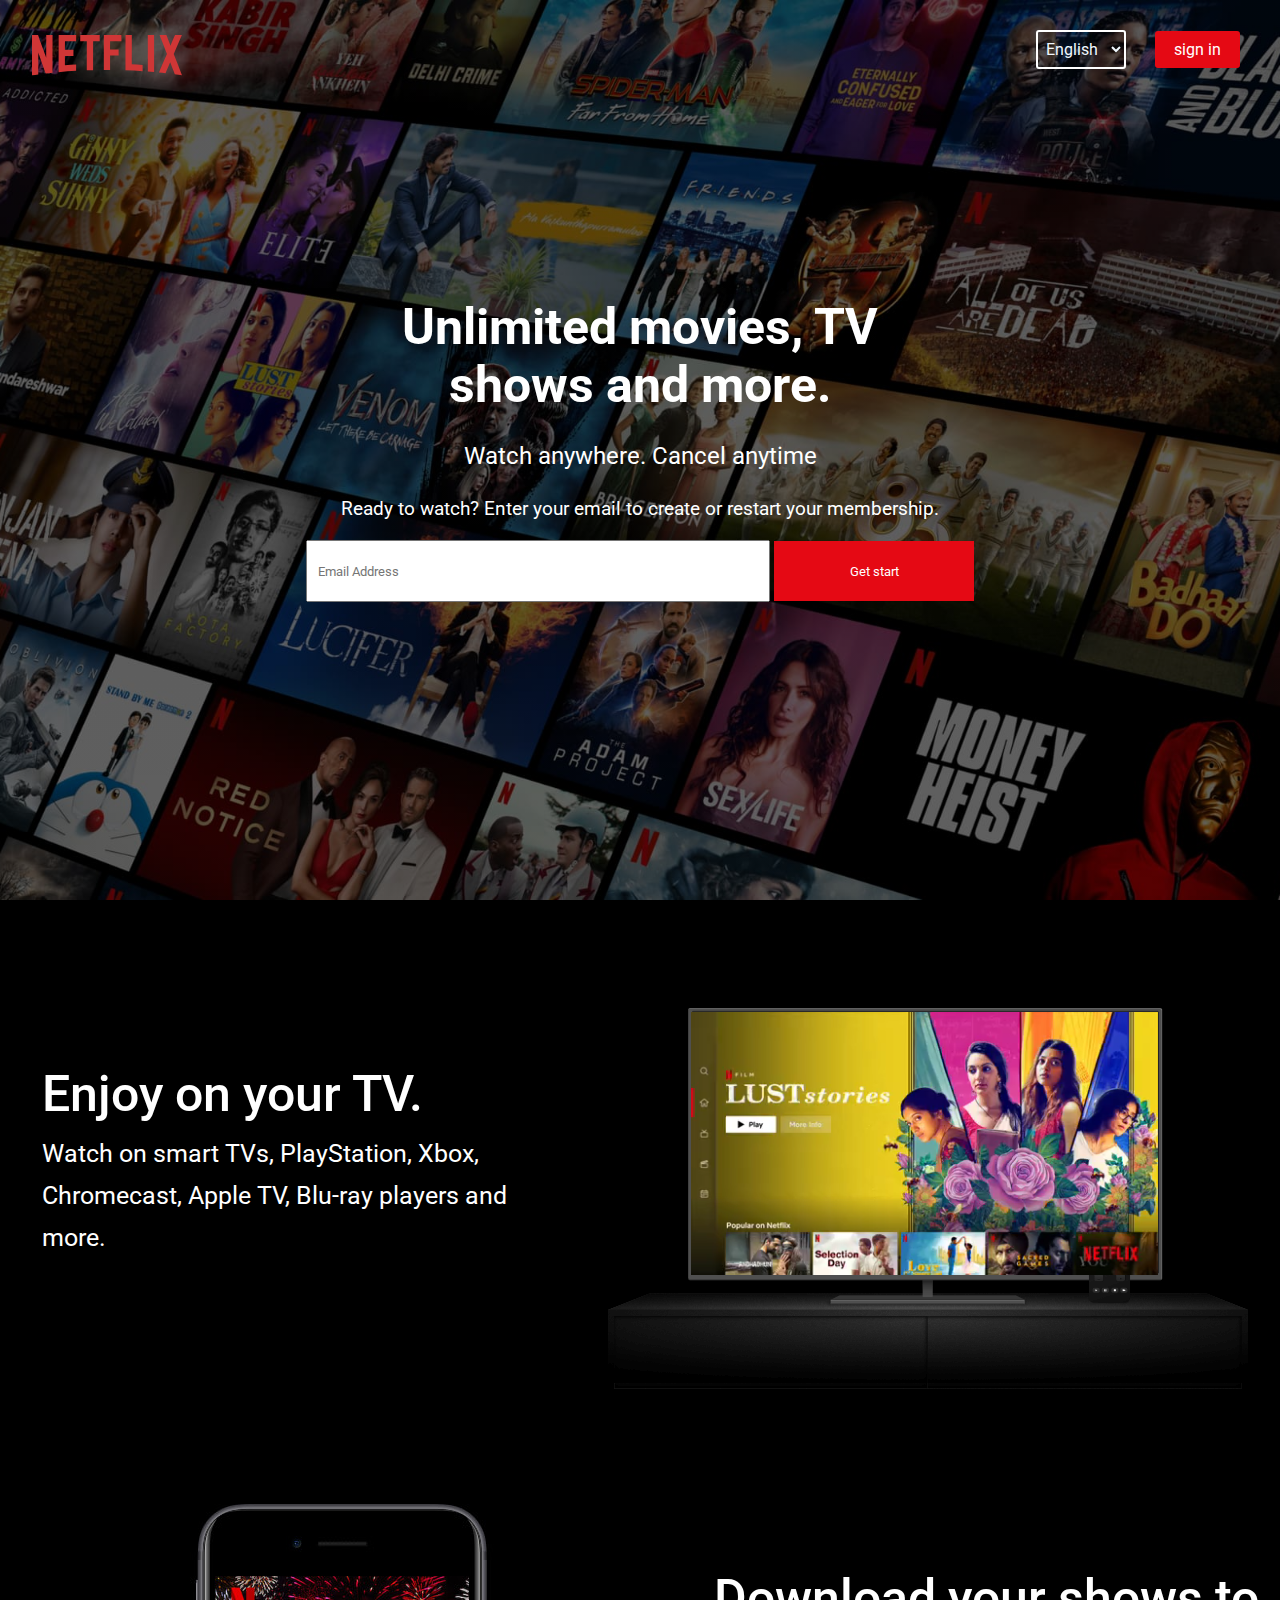
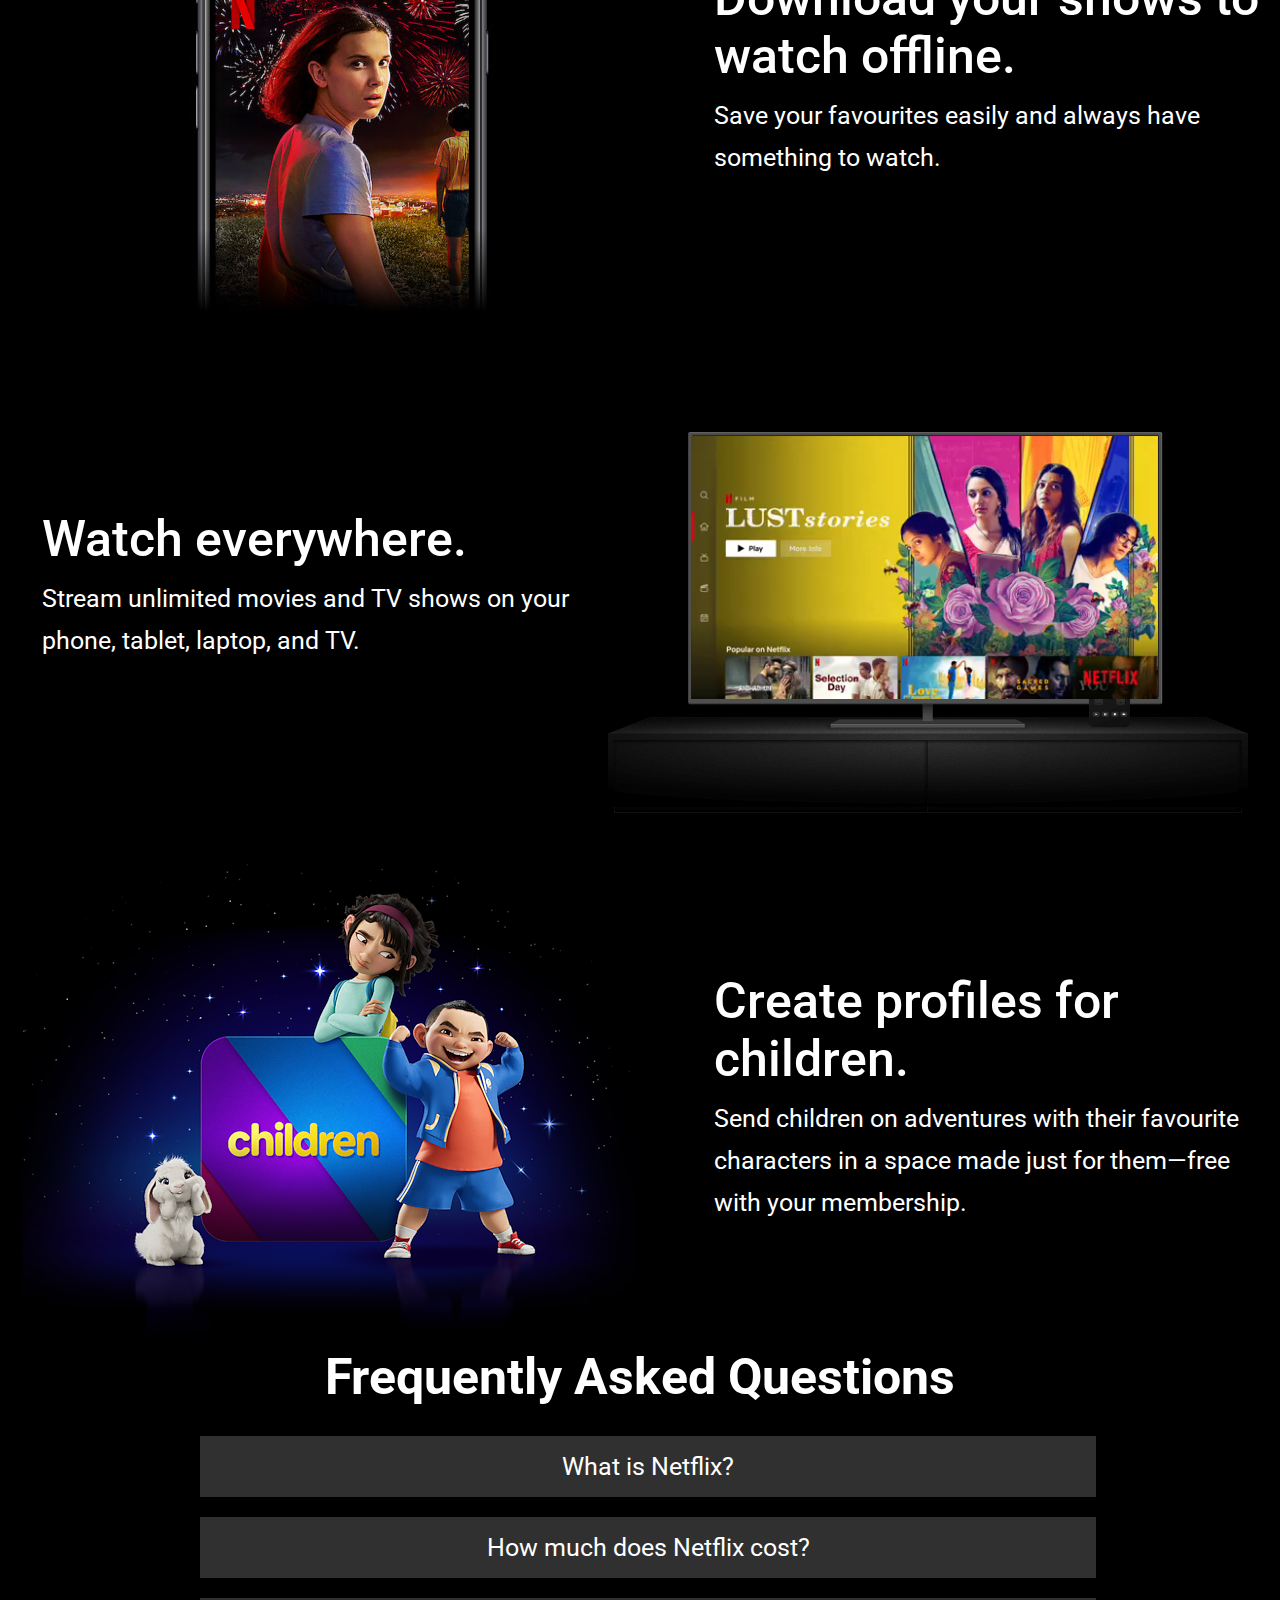
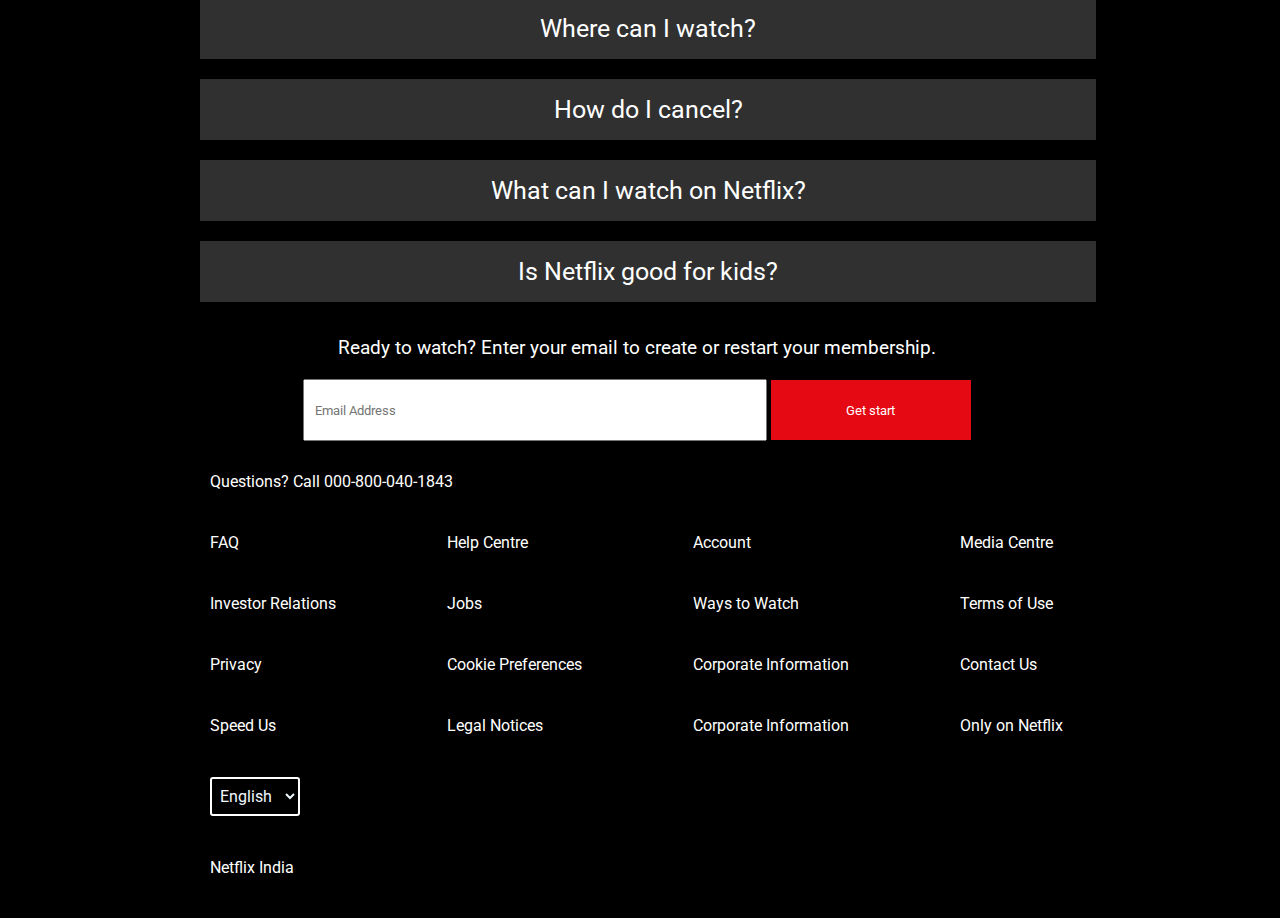
<file: index.html>
<!DOCTYPE html>
<html lang="en">

<head>
  <meta charset="UTF-8" />
  <meta http-equiv="X-UA-Compatible" content="IE=edge" />
  <meta name="viewport" content="width=device-width, initial-scale=1.0" />
  <title>Netflix India - Watch for fun</title>
  <link rel="stylesheet" href="style.css" />
  <link rel="stylesheet" href="https://cdnjs.cloudflare.com/ajax/libs/font-awesome/6.1.1/css/all.min.css"
    integrity="sha512-KfkfwYDsLkIlwQp6LFnl8zNdLGxu9YAA1QvwINks4PhcElQSvqcyVLLD9aMhXd13uQjoXtEKNosOWaZqXgel0g=="
    crossorigin="anonymous" referrerpolicy="no-referrer" />
</head>

<body>
  <!-- first segment -->
  <!-- Bg image set -->
  <div class="emaj">
    <!-- for netfix icon -->
    <div class="icon-div">
      <img src="icons8-netflix.svg" class="icon" alt="" />
    </div>
    <!-- Top corner buttons for sign in and language -->
    <div class="signInbtn">
      <select name="lang" id="" class="signIn_1">
        <option value="" id="englang">English</option>
        <option value="">Hindi</option>
      </select>
      <a href="#"><input class="signIn_2" type="button" value="sign in" /></a>
    </div>
    <!-- title -->
    <div class="title-for-page">
      <h1 class="title-for-page-head">
        Unlimited movies, TV <br />shows and more.
      </h1>
      <h2 class="title-h2">Watch anywhere. Cancel anytime</h2>

      <form action="">
        <h3 class="title-email-text">
          Ready to watch? Enter your email to create or restart your
          membership.
        </h3>
        <div class="email-field">
          <input type="email" name="" id="" placeholder="Email Address" class="field-email" />
          <button class="get-start-btn">
            <span class="emial-getstarted">Get start</span>
            <span></span>
          </button>
          <!-- <a href="#"><input type="button" value="Get started" class="emial-getstarted"></a> -->
        </div>
      </form>
    </div>
  </div>
  <!-- -------------------------------------------------------------------------------------- -->
  <!-- second segnemnt -->
  <!-- Table one -->
  <table class="table-body">
    <tr>
      <td class="table-text">
        <h1 class="table-img-head">Enjoy on your TV.</h1>
        <h3 class="table-img-head-2">
          Watch on smart TVs, PlayStation, Xbox, Chromecast, Apple TV, Blu-ray
          players and more.
        </h3>
      </td>
      <td>
        <div id="tv_container">
          <video width="467" height="417" autoplay loop muted playsinline>
            <source src="netFlix.m4v" type="video/mp4" />
          </video>
        </div>
      </td>
    </tr>
  </table>
  <!---------------------------------------------------------------------------------------- -->
  <!-- segment three -->
  <!-- table two -->
  <table class="table-body">
    <tr>
      <td><img src="mob.jpg" alt="" /></td>
      <td class="table-text">
        <h1 class="table-img-head">Download your shows to watch offline.</h1>
        <h3 class="table-img-head-2">
          Save your favourites easily and always have something to watch.
        </h3>
      </td>
    </tr>
  </table>

  <!---------------------------------------------------------------------------------------- -->
  <!-- segment 4 -->
  <table class="table-body">
    <tr>
      <td class="table-text">
        <h1 class="table-img-head">Watch everywhere.</h1>
        <h3 class="table-img-head-2">
          Stream unlimited movies and TV shows on your phone, tablet, laptop,
          and TV.
        </h3>
      </td>
      <td>
        <div id="tv_container">
          <video width="467" height="417" autoplay loop muted playsinline>
            <source src="netFlix.m4v" type="video/mp4" />
          </video>
        </div>
      </td>
    </tr>
  </table>
  <!---------------------------------------------------------------------------------------- -->
  <!-- segment 5 -->

  <table class="table-body">
    <tr>
      <td><img src="child-img.png" alt="" /></td>
      <td class="table-text">
        <h1 class="table-img-head">Create profiles for children.</h1>
        <h3 class="table-img-head-2">
          Send children on adventures with their favourite characters in a
          space made just for them—free with your membership.
        </h3>
      </td>
    </tr>
  </table>

  <!---------------------------------------------------------------------------------------- -->
  <!-- segment 6 -->

  <div class="lastseg">
    <div class="frequently">
      <h1>Frequently Asked Questions</h1>
    </div>
    <!-- frequent ask questions -->
    <div class="frquenBtn">
      <div class="frquenBtn-1-div">
        <button class="frquenBtn-1">What is Netflix?</button>
      </div>

      <div class="frquenBtn-2-div">
        <button class="frquenBtn-2">How much does Netflix cost?</button>
      </div>

      <div class="frquenBtn-3-div">
        <button class="frquenBtn-3">Where can I watch?</button>
      </div>

      <div class="frquenBtn-4-div">
        <button class="frquenBtn-4">How do I cancel?</button>
      </div>

      <div class="frquenBtn-5-div">
        <button class="frquenBtn-5">What can I watch on Netflix?</button>
      </div>

      <div class="frquenBtn-6-div">
        <button class="frquenBtn-6">Is Netflix good for kids?</button>
      </div>
    </div>


  </div>



  <footer class="table-2">
  <table cellspacing="0"  class="footer-table">
    <tr>
      <td colspan="4" id="getstart-int-table">
        <form action="">
          <h3 class="title-email-text">
            Ready to watch? Enter your email to create or restart your
            membership.
          </h3>
          <div class="email-field">
            <input type="email" name="" id="" placeholder="Email Address" class="field-email" />
            <button class="get-start-btn">
              <span class="emial-getstarted">Get start</span>
              <span></span>
            </button>
            <!-- <a href="#"><input type="button" value="Get started" class="emial-getstarted"></a> -->
          </div>
        </form>
      </td>
    </tr>
    <tr>
      <td colspan="4">Questions? Call 000-800-040-1843</td>
    </tr>
    <tr>
      <td><a href="#">FAQ</a> </td>
      <td><a href="#">Help Centre</a> </td>
      <td><a href="#">Account</a> </td>
      <td><a href="#">Media Centre</a> </td>
    </tr>
    <tr>
      <td><a href="#">Investor Relations</a> </td>
      <td><a href="#">Jobs</a> </td>
      <td><a href="#">Ways to Watch</a> </td>
      <td><a href="#">Terms of Use</a> </td>
    </tr>
    <tr>
      <td><a href="#">Privacy</a> </td>
      <td><a href="#">Cookie Preferences</a> </td>
      <td><a href="#">Corporate Information</a> </td>
      <td><a href="#">Contact Us</a> </td>
    </tr>

    <tr>
      <td><a href="#">Speed Us</a> </td>
      <td><a href="#">Legal Notices</a> </td>
      <td><a href="#">Corporate Information</a> </td>
      <td><a href="#">Only on Netflix</a> </td>
    </tr>
    <tr>
      <td colspan="4">
        <select name="lang" id="" class="signIn_1">
          <option value="" id="englang">English</option>
          <option value="">Hindi</option>
        </select>
      </td>
    </tr>
    <tr>
      <td colspan="4">Netflix India</td>
    </tr>
  </table>
</footer>
    


</body>

</html>
</file>
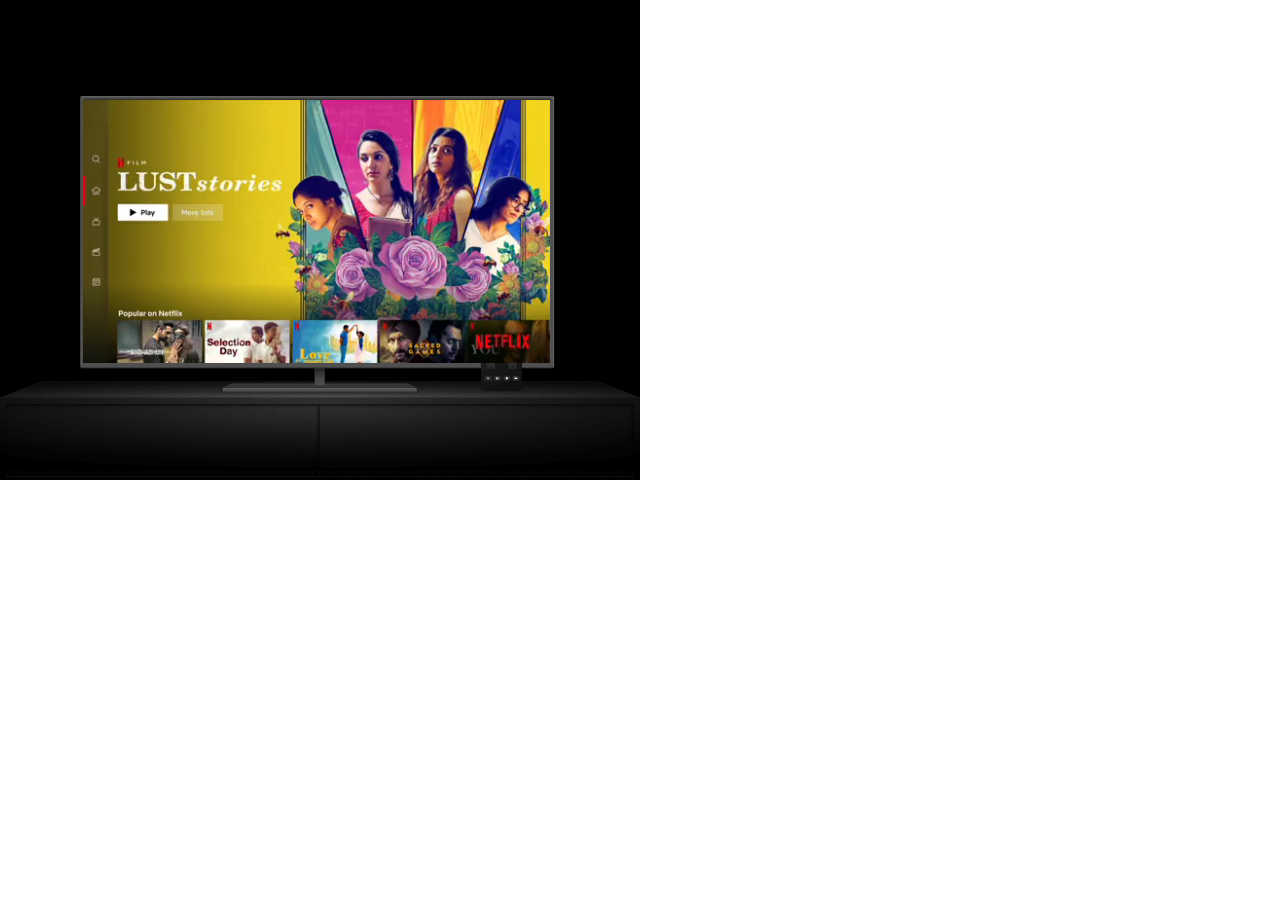
<file: set_video_on_img.html>
<!DOCTYPE html>
<html lang="en">

<head>
    <meta charset="UTF-8" />
    <meta http-equiv="X-UA-Compatible" content="IE=edge" />
    <meta name="viewport" content="width=device-width, initial-scale=1.0" />
    <title>Document</title>
    <style>
        * {
            margin: 0;
            padding: 0;
        }

        #tv_container {
            background: url('tv-img.png') no-repeat top left transparent;
            width: 660px;
            /* Adjust TV image width */
            height: 500px;
            /* Adjust TV image height */
            position: relative;
        }

        #tv_container video {
            position: absolute;
            
            top: 23px;
            /* Adjust top position */
            left: 83px;
            /* Adjust left position */
        }

    
    </style>
</head>

<body>
    <div id="tv_container">
        <video width="467" height="417" autoplay loop muted playsinline>
            <source src="netFlix.m4v" type="video/mp4" />
        </video>
    </div>
</body>

</html>
</file>
<file: style.css>
@import url('https://fonts.googleapis.com/css2?family=Roboto:ital,wght@0,100;0,300;0,400;0,500;0,700;0,900;1,100;1,300;1,400;1,500;1,700;1,900&display=swap');
*
{
    margin: 0;
    padding: 0;
    font-family: 'Roboto', sans-serif;
}
/* Back ground Image style */
.emaj
{
    position: relative;
    height: 100vh;
    width: 100%;
    background-size: cover;
    background-image: linear-gradient(rgba(0, 0, 0, 0.527),rgba(0, 0, 0, 0.5)) , url(NetBg.jpg);
    background-position: center;
    margin-bottom: 0px;
}
/* Netflix icon Set */
.icon
{
    margin-top: -22px;
    height: 150px;
    width: 214px;
}
/* sign in button set div */
.signInbtn
{
    float: right;
    margin-top: 30px;
    margin-right: 40px;
}
/* sign in button 1 set */
.signIn_1{
    display: inline-flex;
    color: aliceblue;
    border: 2px solid white ;
    background-color: transparent;
    border-radius: 3px;
    padding: 7px 10px;
    padding-left: 4px;
    font-size: 1rem;
      
}
/* change the bgcolor of the select option in laguage select */
select option{
    background-color: gray;
    
}
/* Set sign in button 2 */
.signIn_2{
    color:white;
    display: inline-flex;
    margin-left: 25px;
    border: 2px solid #e50914 ;
    border-radius: 3px;
    padding: 7px 17px;
    cursor: pointer;
    font-size: 1rem;
    background-color: #e50914;
    
}

div a{
    text-decoration: none;
}
.icon-div
{
    display: inline;
}
.title-for-page
{
    color: white;
    width: 100%;
    position: absolute;
    top: 50%;
    transform: translateY(-50%);
    text-align: center;
}
.title-for-page-head
{
    font-size: 50px;
    margin: 0px 155px;
    
}
.title-h2
{
    margin: 28px 155px;
    font-weight: 400;
}
.title-email-text
{

    font-weight: 400;
    margin-bottom: 20px;
}
.field-email
{
    width: 450px;
    height: 58px;
    padding-left: 10px;
    
}
.emial-getstarted
{
    color: white;
    padding: 10px;
    
    
    border-radius: 3px;
}
:placeholder-shown
{
   padding-left: 10px;
}
.get-start-btn{
    background-color: #e50914;
    border: 2px solid #e50914;
    height: 60px;
    width: 200px;

}

.table-body
{
    color: white;
    width: 100%;
    background-color: black;
}

.table-img-head
{
    font-weight: 500;
    font-size: 50px;
    
}
.table-img-head-2
{
    
    font-size: 25px;
    margin-top: 10px;
    line-height: 42px;
    
    font-weight: 400;
}
.table-text{
    padding-left: 40px;
}
#tv_container {
    background: url('tv-img.png') no-repeat top left transparent;
    width: 660px;
    /* Adjust TV image width */
    height: 500px;
    /* Adjust TV image height */
    position: relative;
}

#tv_container video {
    position: absolute;
    
    top: 23px;
    /* Adjust top position */
    left: 83px;
    /* Adjust left position */
}
.frequently
{
    font-size: 25px;
    /* font-weight: 500; */
    display: flex;
    justify-content: center;
    background-color: black;
    color: white;
    margin-bottom: 20px;
}

.lastseg{
    background-color: black;
    
}

.frquenBtn-1,.frquenBtn-2,.frquenBtn-3,.frquenBtn-4,.frquenBtn-5,.frquenBtn-6
{
    color: white;
    background-color: #303030;
    border: 1px solid #303030;
    width: 70%;
    padding: 15px;
    margin: 10px 200px;
    font-size: 25px;
}
.form-2{
    background-color: black;
    color: white;
    width: 100%;
    position: absolute;
    top: 529%;
    /* transform: translateY(%); */
    text-align: center;
}
.table-2{
    width: 100%;
    color: white;
    background-color: black;

    
    
    
}
table tr td{
    padding: 10px 10px 6px 20px;
    
}
.footer-table
{
    margin-left: 150px;
}
table tr td a{
    text-decoration: none;
    color: white;
}

.table-2 table tr td{
   padding: 1px 51px 41px 60px; 

}
#getstart-int-table
{
    
    text-align: center;
    padding-top: 25px;
    padding-bottom: 30px;
}
</file>
